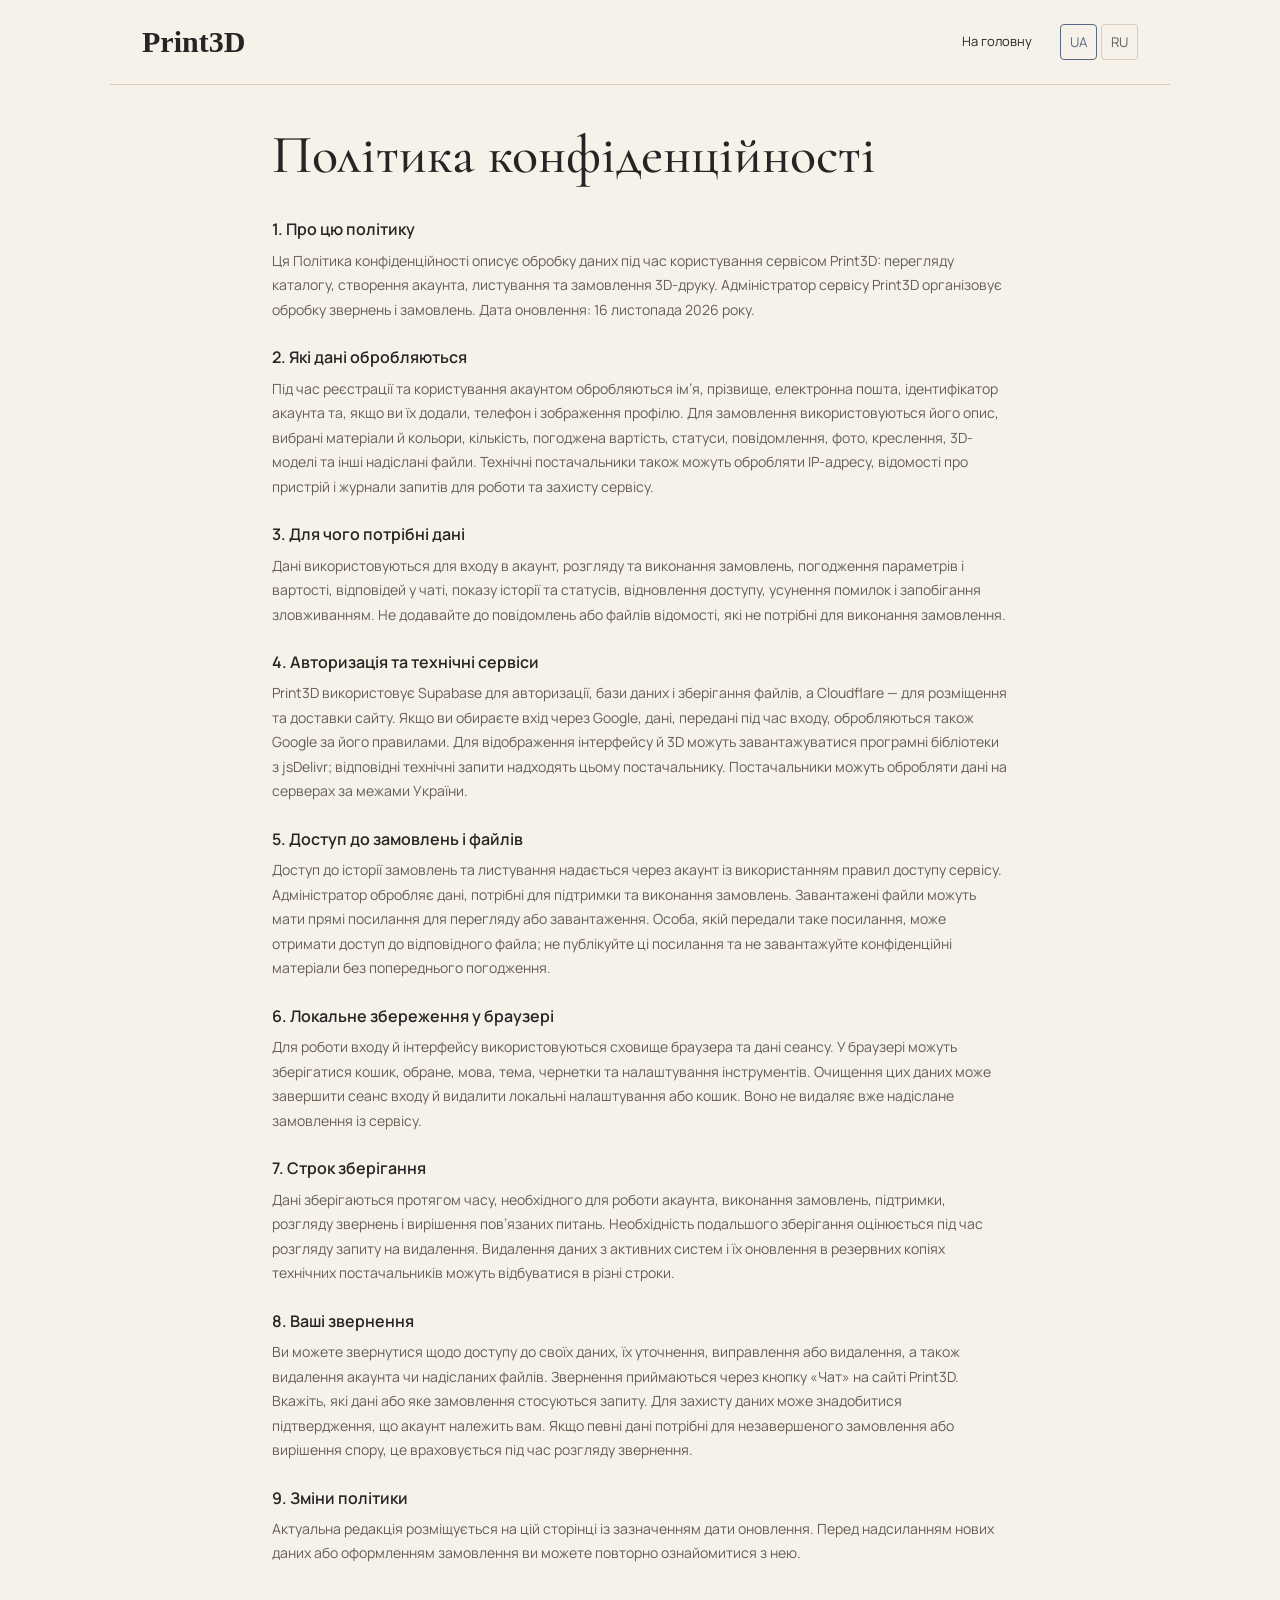
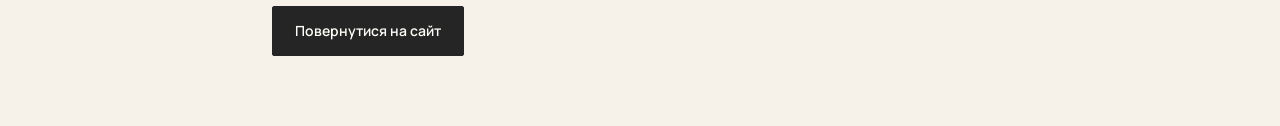
<file: privacy.html>
<!DOCTYPE html>
<html lang="uk"><head><meta charset="utf-8"><meta name="viewport" content="width=device-width,initial-scale=1,viewport-fit=cover"><title>Політика конфіденційності — Print3D</title><meta name="description" content="Як Print3D обробляє дані акаунтів, замовлень, повідомлень і файлів."><script src="premium-theme.js?v=20261116-refined3"></script><link rel="stylesheet" href="premium.css?v=20261116-refined3"><link rel="stylesheet" href="refined.css?v=20261116-refined3"></head><body class="privacy-page"><header class="privacy-header"><a href="./" class="privacy-brand">Print3D</a><a href="./" id="privacy-back">На головну</a><div><button type="button" data-policy-lang="uk">UA</button><button type="button" data-policy-lang="ru">RU</button></div></header><main class="privacy-document"><h1 id="privacy-title">Політика конфіденційності</h1><div id="privacy-body"></div><a class="btn" href="./" id="privacy-return">Повернутися на сайт</a></main><script src="privacy-content.js?v=20261116-refined3"></script><script src="privacy-page.js?v=20261116-refined3"></script></body></html>
</file>
<file: premium.css>
/* Print3D — warm gallery. Existing editor and commerce behavior is retained. */
@import url('assets/premium-fonts.css');
:root,html[data-theme="light"] body,body.app-on,body.bg-ready:not(.app-on){
 --bg:#f6f2ea;--bg2:#ede5d9;--text:#252525;--muted:#655e55;--card:#faf7f1;--line:#d9cbbb;--field:#fffdf8;--accent:#586c83;--panel:#f1ebe2;--button:#252525;--button-text:#fffdf8;--f:'Manrope',Arial,sans-serif;--display:'Cormorant Garamond',Georgia,serif;--sp:cubic-bezier(.22,1,.36,1);color-scheme:light;
}
html[data-theme="dark"] body,html[data-theme="dark"] body.app-on,html[data-theme="dark"] body.bg-ready{
 --bg:#201f1c;--bg2:#302d28;--text:#f6f2ea;--muted:#c3b9aa;--card:#292722;--line:#50483e;--field:#302d28;--accent:#9bafc2;--panel:#302d28;--button:#f6f2ea;--button-text:#252525;color-scheme:dark;
}
html{scroll-behavior:smooth;background:var(--bg)}
body,body.app-on,body.bg-ready{font-family:var(--f);background:var(--bg);color:var(--text);line-height:1.5}
body.app-on{padding:0;display:block}body.app-on .wrap{width:100%;max-width:1440px!important;padding:0 64px}
body.app-on.checkout-auth>.wrap:first-of-type{background:var(--bg);padding:28px 20px!important}
#bubbles,.blob{display:none!important}
button,input,select,textarea{font-family:var(--f)}button{touch-action:manipulation}
button:focus-visible,a:focus-visible{outline:2px solid var(--accent);outline-offset:5px}
button{ -webkit-tap-highlight-color:transparent }
#app{padding-bottom:32px}
#app .hdr{position:sticky;top:0;display:flex;flex-wrap:wrap;gap:0;min-height:80px;margin:0;padding:12px 0;border:0;border-bottom:1px solid var(--line);border-radius:0;background:var(--bg);backdrop-filter:none;box-shadow:none;z-index:20}
#app .hdr .logo{display:flex;gap:10px;align-items:center;flex:none;background:none;border:0;padding:0 52px 0 0;margin-right:38px;border-right:1px solid var(--line);border-radius:0;color:var(--text);font-family:Georgia,serif;font-size:36px;font-weight:700;letter-spacing:-1px;line-height:1.1;min-height:44px}
#app .hdr .logo svg{width:40px;height:40px;color:var(--accent);stroke-width:1.6}
#app .hdr nav{flex:1;display:flex;align-items:center;gap:28px;flex-wrap:wrap}
#app .nl{font:600 16px/1.4 var(--f);color:var(--text);padding:10px 0;border-radius:0;white-space:nowrap}
#app .nl.on{color:var(--text)}#app .nl:hover{color:var(--accent);transform:none}
#app .ico{gap:12px;flex:none;margin-left:20px}
#app .ib{width:40px;height:44px;background:none;border:0;border-radius:0;color:var(--text)}
#app .ib svg{width:25px;height:25px;stroke-width:1.6}#app .ib i{background:var(--accent);color:var(--bg);font-size:10px;top:0;right:0}
#app .ib:hover{color:var(--accent);transform:translateY(-1px)}#app .ib.on{color:var(--accent)}
.theme-toggle img{width:25px;height:25px}html[data-theme="dark"] .theme-toggle img{filter:invert(1)}
#app .lang{border:0;border-radius:0;background:none;padding:0;border-left:1px solid var(--line);margin-left:4px;padding-left:12px}
#app .lang button{font-size:10px;padding:5px 4px;border-radius:0;min-height:32px;color:var(--muted)}
#app .lang button.on{background:none;color:var(--accent);text-decoration:underline;text-underline-offset:5px}
#app .premium-hero{position:relative;min-height:470px;aspect-ratio:3.06;margin:0 -64px;border-bottom:1px solid var(--line);overflow:hidden;background:#f2e7d7;color:#252525}
.hero-photo{position:absolute;inset:0;width:100%;height:100%;object-fit:cover;object-position:center;display:block;transform:scale(1.72);transform-origin:76% 66%}
.hero-copy{position:relative;z-index:1;padding:40px 64px;max-width:58%;display:flex;flex-direction:column;align-items:flex-start;min-height:100%}
#app .hero-copy h1{font-family:Georgia,serif;font-size:clamp(60px,6.5vw,96px);line-height:1.02;font-weight:400;letter-spacing:-3.5px;margin:5px 0 20px}
.hero-copy h1 span{color:#586c83}.hero-copy p{font-size:20px;line-height:1.5;max-width:550px;margin:0 0 28px;color:#252525}
body .btn,#app .btn{font:600 14px/1.4 var(--f);background:var(--button);color:var(--button-text);border:1px solid var(--button);border-radius:2px;box-shadow:none;backdrop-filter:none;padding:14px 22px;min-height:48px;display:inline-flex;align-items:center;justify-content:center;gap:18px;transition:background .2s,transform .2s;min-width:0}
body .btn::before{display:none}body .btn.ghost,#app .btn.ghost{background:transparent;color:var(--text);border-color:var(--line);box-shadow:none}
body .btn:hover,#app .btn:hover{transform:translateY(-1px);box-shadow:none}body .btn:disabled{opacity:.5;transform:none}
#app .hero-cta{font-size:18px;padding:18px 26px;min-width:360px;justify-content:space-between;background:#252525;color:#f6f2ea;border-color:#252525}
.arrow-icon{width:27px;height:27px;object-fit:contain;filter:invert(32%) sepia(47%) saturate(1319%) hue-rotate(332deg) brightness(94%) contrast(89%);flex:none}
#app .section-heading{display:flex;gap:28px;align-items:center;margin:0 0 26px}
#app .section-heading h2,#app .how-section h2{font:500 48px/1.1 var(--display);letter-spacing:-1px;margin:0}
.section-heading>span{border-left:1px solid var(--line);padding-left:28px;font-size:15px}
#app .example-section{padding-top:30px;scroll-margin-top:100px}
.example-grid{display:grid;grid-template-columns:repeat(3,minmax(0,1fr));gap:28px}
#app .example-card{background:none;color:var(--text);padding:0;border:0;text-align:left;display:flex;flex-direction:column;min-width:0;cursor:pointer}
.example-card>img{width:100%;height:auto;aspect-ratio:1.5;object-fit:cover;object-position:center 56%;border-radius:2px;display:block;transition:filter .2s}
.example-card:hover>img{filter:brightness(1.04)}
.example-title{font:500 34px/1.2 var(--display);display:flex;align-items:center;justify-content:space-between;gap:8px;margin-top:8px;width:100%}
.example-description{font-size:14px;line-height:1.55;margin-top:2px;max-width:310px}
.example-note{color:var(--muted);font-size:12px;margin:22px 0 0}
#app .actual-catalog{padding:44px 0;margin-top:30px;border-top:1px solid var(--line)}
#app .actual-catalog h2{font-size:38px}
#app .grid{grid-template-columns:repeat(3,minmax(0,1fr));gap:28px}
#app .pcard.glass{padding:0;gap:8px;background:none;border:0;border-radius:0;box-shadow:none;backdrop-filter:none}
#app .pcard:hover{transform:translateY(-3px);box-shadow:none;border:0}
#app .pcard .pimg{aspect-ratio:1.2;border-radius:2px;background:var(--panel)}
#app .pcard .pimg img{object-fit:contain}
#app .pcard>b{font:500 27px/1.2 var(--display);white-space:normal;overflow:visible;text-overflow:clip}
#app .pcard .rw{margin:0}.pr{font-size:18px;font-weight:600;color:var(--accent)}
#app .cb{box-shadow:none;background:var(--button);color:var(--button-text);border-radius:2px;width:42px;height:42px}
#app .hb{top:12px;right:12px;width:40px;height:40px;border-radius:50%;background:var(--bg);color:var(--text)}#app .hb.on{color:var(--accent)}
#app .pills{gap:6px;margin-bottom:12px;padding-bottom:12px}
#app .chip{font:500 13px/1.4 var(--f);border-radius:4px;border-color:var(--line);background:var(--field);color:var(--text);padding:10px 14px;box-shadow:none}
#app .chip.on{background:var(--button);color:var(--button-text);border-color:var(--button)}#app .chip:hover{transform:none;border-color:var(--accent)}
#app .how-section{padding:34px 0;border-top:1px solid var(--line)}
#app .steps{grid-template-columns:repeat(4,minmax(0,1fr));gap:28px;margin:22px 0}
#app .step{display:block;border:0;padding:0;background:none;box-shadow:none;border-radius:0}
#app .step>span{background:none;color:var(--accent);font:500 24px var(--display);width:auto;height:auto;display:block}
#app .step p{font-size:14px;margin:8px 0 0;max-width:230px}
.store-footer{display:flex;gap:24px;align-items:center;flex-wrap:wrap;border-top:1px solid var(--line);padding:28px 0 0;color:var(--muted);font-size:12px}
.store-footer>span{font:600 28px var(--display);color:var(--text)}.store-footer>p{flex:1}.store-footer .link{color:var(--muted);font:500 12px var(--f)}
body:has(#app[data-page="home"]) #help{display:none!important}
#view:has(>.tabs),#view:has(>.card2),#view:has(>.mut),#view:has(>.chat),#view:has(>.org-panel),#view:has(>.g-modes),#view:has(>h2){padding-top:28px}
body .glass,body .card,body .card2{background:var(--card);border:1px solid var(--line);border-radius:8px;box-shadow:none;backdrop-filter:none}
#app .glass:not(.pcard):not(.hdr),#app .card2{background:var(--card);box-shadow:none;border-color:var(--line);backdrop-filter:none}
body input[type=text],body input[type=email],body input[type=password],#app input[type=text],#app input[type=number],#app textarea,#app select,.flexi-studio textarea{border:1px solid var(--line);border-radius:4px;background:var(--field);color:var(--text);font-family:var(--f);box-shadow:none}
#app input:focus,#app textarea:focus,#app select:focus,body input:focus{border-color:var(--accent);box-shadow:0 0 0 3px color-mix(in srgb,var(--accent) 15%,transparent)}
#app select option{background:var(--field);color:var(--text)}#app .lb,#app label.f>span,body label.f>span{font-size:13px;color:var(--muted)}
#modal{background:color-mix(in srgb,var(--text) 25%,transparent);backdrop-filter:blur(4px)}
body #modal .sheet{background:var(--card);color:var(--text);border:1px solid var(--line);border-radius:8px;padding:28px;box-shadow:0 20px 70px #0002}
body .sheet .media{background:var(--panel);border-radius:4px}body .sheet .x{background:var(--card);color:var(--text)}
body dialog{background:var(--bg);color:var(--text);border-radius:8px;border-color:var(--line)}
body .lang{background:var(--card);border-color:var(--line)}body .lang button.on{background:var(--accent);color:var(--bg)}
body #help{background:var(--card);border-radius:8px;box-shadow:none;border-color:var(--line)}body #help .hi{background:var(--button);color:var(--button-text);border-radius:4px}
#app .m{background:var(--panel);color:var(--text);border-radius:8px}#app .m.me{background:var(--button);color:var(--button-text)}
body #chat-replies,body .cart-undo{background:var(--card);color:var(--text);border-color:var(--line);border-radius:8px;box-shadow:0 8px 30px #0002}
body .cart-undo button{color:var(--accent)}body .chat-file{border-color:var(--line);background:var(--field)}
body .pr2:hover,body .pr2.on{background:var(--panel)}body .av,body .av2{background:var(--field);border-color:var(--line)}
#app .studio-right{background:var(--card)}#app .studio-slider{background:var(--field);border-color:var(--line);border-radius:6px}
#app .studio-slider input[type=range]{accent-color:var(--accent)}
#app .studio-slider input[type=range]::-webkit-slider-runnable-track{background:var(--line);box-shadow:none}
#app .studio-slider input[type=range]::-webkit-slider-thumb{background:var(--accent);border:3px solid var(--field);box-shadow:0 0 0 1px var(--accent)}
#app .studio-slider input[type=range]::-moz-range-track{background:var(--line)}#app .studio-slider input[type=range]::-moz-range-progress{background:var(--accent)}#app .studio-slider input[type=range]::-moz-range-thumb{background:var(--accent);border-color:var(--field);box-shadow:none}
#app .slider-track output{background:var(--button);color:var(--button-text)}
#app .org-preview{background:var(--panel);border-color:var(--line);border-radius:6px}
#app .stat,#app .calc-totals>div,#app .fp{border-radius:6px;background:var(--field);border-color:var(--line)}
#app .fp{min-height:52px}body .chk .box{border-radius:4px;border-color:var(--line)}body .chk input:checked+.box{background:var(--accent);border-color:var(--accent)}body .chk .box svg{color:var(--bg)}
#app .pill{border-color:var(--line);border-radius:4px;color:var(--accent)}
@media(min-width:1450px){#app .hero-copy h1{font-size:96px}}
@media(max-width:1190px){#app .hdr .logo{font-size:33px;padding-right:22px;margin-right:20px}#app .hdr nav{gap:14px}#app .nl{font-size:12px}#app .ico{gap:5px;margin-left:12px}#app .ib{width:34px}#app .hero-copy h1{font-size:85px}.hero-copy{max-width:57%}.hero-copy p{font-size:16px}}
@media(max-width:1000px){body.app-on .wrap{padding:0 28px}#app .hdr nav{order:3;flex-basis:100%;padding-top:10px;margin-top:10px;border-top:1px solid var(--line);gap:24px}#app .hdr .logo{border:0;padding-right:0;margin-right:auto}#app .ico{margin-left:auto}#app .lang button{font-size:11px}#app .hdr{padding:12px 0}#app .nl{font-size:13px}#app .premium-hero{margin:0 -28px;min-height:440px}.hero-copy{padding:34px 28px;max-width:60%}#app .hero-copy h1{font-size:76px;letter-spacing:-2px}.hero-copy p{font-size:15px;max-width:380px}.example-grid,#app .grid{gap:20px}.example-title{font-size:30px}.example-description{font-size:13px}}
@media(max-width:640px){body.app-on .wrap{padding:0 20px}#app .hdr{min-height:108px}#app .hdr .logo{font-size:29px;gap:7px}#app .hdr .logo svg{width:27px;height:27px}#app .ico{gap:1px;margin-left:8px}#app .ib{width:32px;height:40px}#app .ib svg,.theme-toggle img{width:23px;height:23px}#app .lang{margin-left:5px;padding-left:6px;gap:0;display:flex;flex-direction:column}#app .lang button{font-size:9px;min-height:18px;line-height:1;padding:3px}#app .hdr nav{justify-content:space-between;gap:8px;margin-top:6px;padding-top:6px}#app .nl{font-size:12px;padding:8px 0;min-height:40px;white-space:normal;text-align:left}#app .premium-hero{margin:0 -20px;min-height:650px;aspect-ratio:auto;display:flex;flex-direction:column;background:#f2e7d7}#app .hero-copy{padding:30px 20px 0;max-width:none;min-height:0}#app .hero-copy h1{font-size:64px;line-height:.98;margin:0 0 16px;letter-spacing:-2px}.hero-copy p{font-size:14px;line-height:1.5;margin-bottom:20px;max-width:330px}#app .hero-cta{min-width:0;max-width:100%;font-size:13px;padding:13px 18px;min-height:48px;gap:16px}.hero-photo{position:relative;inset:auto;order:2;height:300px;object-fit:cover;object-position:83% center;transform:scale(1.3);transform-origin:60% 60%;margin-top:10px;clip-path:inset(0)}.hero-copy{order:1}#app .section-heading{gap:18px;margin-bottom:18px}#app .section-heading h2{font-size:37px}.section-heading>span{padding-left:18px;font-size:12px}#app .example-section{padding-top:24px;scroll-margin-top:130px}.example-grid,#app .grid{grid-template-columns:repeat(2,minmax(0,1fr));gap:22px 16px}.example-card>img{aspect-ratio:1}.example-title{font-size:27px;line-height:1.15;margin-top:7px}.example-title .arrow-icon{width:21px;height:21px}.example-description{font-size:12px;line-height:1.45}.example-note{font-size:11px;margin-top:18px}#app .actual-catalog{padding:28px 0;margin-top:24px}#app .actual-catalog h2{font-size:34px}#app .pcard>b{font-size:23px}#app .pcard .pimg{aspect-ratio:1}#app .pcard .mut{font-size:11px}#app .hb{top:6px;right:6px;width:33px;height:33px}#app .cb{width:36px;height:36px}.pr{font-size:15px}#app .how-section h2{font-size:37px}#app .steps{grid-template-columns:repeat(2,minmax(0,1fr));gap:20px}#app .step p{font-size:12px}.store-footer{gap:12px}.store-footer>p{flex-basis:55%;font-size:11px}.store-footer .link{font-size:11px}#modal{padding:12px}body #modal .sheet{padding:18px}.store-footer{padding-bottom:24px}#app .chat{height:calc(100svh - 200px)}#app .studio-right{background:var(--card)}
}
@media(prefers-reduced-motion:reduce){html{scroll-behavior:auto}*,*::before,*::after{animation:none!important;transition:none!important;scroll-behavior:auto!important}}
</file>
<file: refined.css>
/* Slate accents, consistent full-page themes, conversations and studio viewers. */
html,html[data-theme="light"]{--bg:#f6f2ea;--accent:#586c83;min-width:0;width:100%;background:#f6f2ea}
html[data-theme="dark"]{--bg:#201f1c;--accent:#9bafc2;background:#201f1c;color-scheme:dark}
html,body{margin:0;min-height:100%;max-width:100%;box-sizing:border-box}
*,*::before,*::after{box-sizing:border-box}
body,body.app-on,body.bg-ready{width:100%;min-width:0;--accent:#586c83;--stage:#eff0ef;overflow-x:clip}
html[data-theme="dark"] body,html[data-theme="dark"] body.app-on,html[data-theme="dark"] body.bg-ready{--accent:#9bafc2;--stage:#242a30;background:var(--bg)}
body.app-on>.wrap{width:100%!important;min-width:0;box-sizing:border-box}
#app,#view{width:100%;min-width:0;max-width:100%}
#app .premium-hero{aspect-ratio:auto}
#app .hero-copy h1 span{color:#586c83}
#app .arrow-icon{filter:invert(39%) sepia(16%) saturate(665%) hue-rotate(173deg) brightness(94%) contrast(88%)}
html[data-theme="dark"] #app .arrow-icon{filter:invert(77%) sepia(9%) saturate(579%) hue-rotate(169deg) brightness(91%) contrast(90%)}
#app .actual-catalog{margin-top:0;border-top:0;padding-top:34px;scroll-margin-top:calc(var(--app-header-height,110px) + 18px)}
#app .hdr{width:100%;min-width:0}#app .hdr nav{min-width:0}
#app .grid>*{min-width:0}#app .grid .pcard>b{overflow-wrap:anywhere}
#app .studio-slider input[type=range]::-webkit-slider-thumb{background:var(--accent)}
#app .studio-slider input[type=range]:active::-webkit-slider-thumb{background:var(--accent);box-shadow:0 0 0 6px color-mix(in srgb,var(--accent) 16%,transparent)}
#app .slider-track output{background:var(--button);color:var(--button-text)}
#app .hb.on,#app .ib.on{color:var(--accent)}
#app .chat-screen{height:calc(100svh - var(--app-header-height,110px));min-height:420px;display:flex;flex-direction:column;padding:24px 0 20px;gap:18px}
#app .chat-page-heading{display:flex;align-items:baseline;gap:22px;flex:none}
#app .chat-page-heading h2{font:500 40px/1.1 var(--display);margin:0}
#app .chat-page-heading>p{font-size:13px;color:var(--muted);margin:0}
#app .cw{flex:1;min-height:0;grid-template-columns:minmax(230px,300px) minmax(0,1fr);gap:20px;align-items:stretch}
#app .cth{min-width:0;min-height:0;display:flex;flex-direction:column}
#app .clist{height:100%;max-height:none;min-height:0;overflow-y:auto;margin:0;padding:10px;background:var(--card);border-radius:16px}
#app .pr2{width:100%;min-width:0;border:1px solid transparent;border-radius:10px;background:transparent;color:var(--text);text-align:left;font:inherit;padding:12px 10px;cursor:pointer}
#app .pr2:hover{background:var(--panel);transform:none}#app .pr2.on{border-color:var(--line);background:var(--panel)}
#app .pr2 .pn b{font-size:14px;font-weight:600}#app .pr2 .pn small{font-size:12px;margin-top:4px}
#app .pr2 .dot{background:var(--accent);width:7px;height:7px;box-shadow:none}
#app .av2{width:40px;height:40px;border:0;font-size:15px;font-weight:600;background:var(--panel)}
#app .chat{display:flex;flex:1;flex-direction:column;width:100%;max-width:none;max-height:none;height:auto;min-height:0;padding:0;margin:0;border-radius:16px;overflow:hidden;background:var(--card)}
#app .client-chat{max-width:1100px;margin:0 auto}
#app .chat-topbar{display:flex;align-items:center;gap:12px;padding:16px 20px;border-bottom:1px solid var(--line);flex:none;background:var(--card)}
#app .chat-avatar{display:grid;place-items:center;flex:none;width:42px;height:42px;border-radius:50%;background:var(--panel);color:var(--accent);font:600 18px var(--f);overflow:hidden}
#app .chat-avatar img{width:100%;height:100%;object-fit:cover}
#app .chat-title{min-width:0}.chat-title>b{display:block;font-size:15px;overflow:hidden;text-overflow:ellipsis;white-space:nowrap}.chat-title>span{display:block;color:var(--muted);font-size:12px;margin-top:3px}
#app .chat-back{display:none;min-width:38px;min-height:42px;border:0;background:transparent;color:var(--text);font-size:22px;padding:4px;cursor:pointer}
#app .chat-order-link{display:flex;align-items:center;gap:12px;justify-content:space-between;flex:none;width:100%;padding:11px 20px;border:0;border-bottom:1px solid var(--line);background:var(--panel);color:var(--text);font:500 12px var(--f);text-align:left;cursor:pointer}
.chat-order-link>span:first-child{overflow:hidden;white-space:nowrap;text-overflow:ellipsis}.chat-order-link .badge{flex:none;font-size:10px;border-radius:4px;padding:3px 7px}
#app #msgs{flex:1;min-height:0;overflow-y:auto;overscroll-behavior:contain;padding:20px;gap:12px;scrollbar-width:thin}
#app .m{max-width:min(82%,570px);padding:12px 15px;background:var(--panel);color:var(--text);border-radius:13px 13px 13px 4px;font-size:14px;line-height:1.5;white-space:normal;overflow-wrap:anywhere;box-shadow:none;flex:none}
#app .m.me{background:var(--button);color:var(--button-text);border-radius:13px 13px 4px 13px}
#app .message-body{white-space:pre-wrap}#app .m time{display:block;text-align:right;font-size:10px;opacity:.6;margin-top:5px;font-variant-numeric:tabular-nums}
#app .m img{max-width:100%;max-height:320px;width:auto;height:auto;object-fit:contain;border-radius:8px;cursor:zoom-in}
#app .m .chat-file{margin:0 0 7px;border-radius:8px;border-color:color-mix(in srgb,currentColor 20%,transparent);background:transparent;padding:8px;text-decoration:none}
#app .m .chat-file span{font-size:12px;margin-top:5px;text-decoration:underline}#app .m .chat-file small{font-size:10px}
#app .message-day{align-self:center;color:var(--muted);font-size:11px;margin:8px 0;flex:none}
#app .system-message,#app .system-message.me{align-self:center;max-width:90%;background:transparent;color:var(--muted);border:1px solid var(--line);border-radius:10px;font-size:12px}
#app .message-kind{display:block;color:var(--accent);font-weight:600;font-size:10px;letter-spacing:.04em;margin-bottom:6px}
#app .messages-empty,#app .chat-empty{display:flex;flex:1;flex-direction:column;align-items:center;justify-content:center;padding:30px;text-align:center;color:var(--muted)}
#app .messages-empty b,#app .chat-empty b{font:500 28px/1.2 var(--display);color:var(--text)}#app .messages-empty p,#app .chat-empty p{font-size:13px;max-width:320px}
#app .chat-empty{border:1px solid var(--line);border-radius:16px;background:var(--card)}
#app .chat-composer{flex:none;padding:12px 16px;border-top:1px solid var(--line);background:var(--card)}
#app .chat .cin{flex-wrap:nowrap;gap:6px;margin:0;align-items:center}
#app .chat .cin .ib{width:36px;min-width:36px;height:44px;border-radius:8px;background:var(--field);border:1px solid var(--line)}
#app .chat .cin input[type=text]{flex:1;min-width:0;font-size:14px;border-radius:9px;height:46px;padding:12px}
#app .chat .cin .btn{font-size:12px;padding:12px 14px;border-radius:8px;min-width:0;min-height:46px}
#app .chat .chat-quick:not([hidden]){margin-top:10px}#app #chat-quick[hidden]{display:none}
#app #chat-replies{bottom:40px;background:var(--card);border-radius:12px;box-shadow:0 12px 36px #0002}
#app #chat-replies button{line-height:1.45;font-size:13px;padding:12px}#app #chat-replies button:hover{background:var(--panel)}
#app .chat-attachments:empty,#app #chat-file-error:empty{display:none}#app .chat-attachments:not(:empty){margin-bottom:10px}
body:has(#app[data-page="chat"]) #help{display:none!important}
body #modal .product-sheet{max-width:1080px;grid-template-columns:minmax(0,1.1fr) minmax(0,1fr);gap:30px;padding:30px;border-radius:18px}
body #modal .product-sheet>div{min-width:0}.product-sheet h2{font:500 34px/1.15 var(--display)}
body #modal .product-viewer{background:var(--stage);border:1px solid var(--line);border-radius:12px;overflow:hidden;align-self:start}
body #modal .product-viewer .media{background:var(--stage);border-radius:0;min-height:280px;aspect-ratio:1}
body #modal .product-viewer .media img{object-fit:contain}body .model-stage canvas{display:block;max-width:100%}
body #modal .product-viewer .mt{position:static;display:flex;gap:5px;padding:10px 12px;border-top:1px solid var(--line);background:var(--card)}
body .model-tools{display:flex;flex-wrap:wrap;gap:5px;padding:0 10px 6px;background:var(--card)}body .model-tools[hidden]{display:none!important}
body .model-tools button{border:0;border-radius:5px;background:var(--panel);color:var(--text);font:500 11px var(--f);min-height:34px;padding:7px 9px;cursor:pointer}
body .model-dimensions{font-size:11px;line-height:1.5;color:var(--muted);background:var(--card);padding:0 12px 10px;margin:0}
body .model-dimensions:empty{display:none}body .model-color-note{font-size:11px;margin-top:9px;line-height:1.5}
body #modal .image-sheet{display:block;max-width:1000px;padding:38px 18px 18px}body .image-sheet>img{display:block;width:100%;max-height:80svh;object-fit:contain}
body #modal .order-sheet.has-process{max-width:1260px;grid-template-columns:minmax(0,1fr) minmax(240px,.43fr);gap:26px;padding:26px;border-radius:18px}
body #modal .order-sheet .gv{min-width:0}.process-heading{display:flex;align-items:center;justify-content:space-between;gap:16px;margin-bottom:14px}
.viewer-eyebrow{font:600 9px var(--f);color:var(--accent);letter-spacing:.12em}.process-heading h3{font:500 32px/1.1 var(--display);margin:5px 0 0}
.g-modes{gap:5px;display:flex;flex-wrap:wrap;margin-bottom:12px}.g3box{width:100%;height:clamp(280px,45svh,510px);min-height:280px;background:var(--stage);border:1px solid var(--line);border-radius:12px;overflow:hidden;cursor:grab}
.g3box canvas{display:block;width:100%;height:100%}.g-camera{display:flex;justify-content:center;gap:6px;flex-wrap:wrap;margin:10px 0 16px}
.process-metrics{display:grid;grid-template-columns:repeat(3,minmax(0,1fr));border:1px solid var(--line);border-radius:10px;background:var(--panel);overflow:hidden}
.process-metrics>div{padding:13px 15px;min-width:0}.process-metrics>div+div{border-left:1px solid var(--line)}
.process-metrics span{display:block;font:500 11px var(--f);color:var(--muted)}.process-metrics strong{display:block;font:600 21px/1.3 var(--f);font-variant-numeric:tabular-nums;color:var(--text);margin-top:5px;overflow-wrap:anywhere}
body .g-progress{margin-top:16px;height:5px;background:var(--line);border-radius:6px}body .g-progress i{background:var(--accent);box-shadow:none}
body .gc{gap:10px;margin-top:10px}body .gc .ib{border:1px solid var(--line);background:var(--field);border-radius:8px;min-width:42px;min-height:42px;color:var(--text)}
body .gc input[type=range]{width:100%;height:34px;accent-color:var(--accent)}html[data-theme="dark"] .gc img{filter:invert(1)}
body .gl{font-size:11px;line-height:1.5;color:var(--muted)}body .simulation-note{font-size:11px;line-height:1.6;color:var(--muted);border-top:1px solid var(--line);padding-top:10px;margin:12px 0 0}
.viewer-loading{display:grid;min-height:280px;place-items:center;color:var(--muted);font:14px var(--f)}
.gv:fullscreen,.product-viewer:fullscreen,.viewer-focus{background:var(--card);color:var(--text);padding:22px;overflow:auto}
.gv:fullscreen .g3box,.viewer-focus.gv .g3box{height:calc(100svh - 290px);min-height:260px}
.product-viewer:fullscreen .model-stage,.viewer-focus.product-viewer .model-stage{height:calc(100svh - 150px);aspect-ratio:auto!important;width:100%}
.viewer-focus{position:fixed!important;inset:12px!important;z-index:1600!important;width:auto!important;height:calc(100svh - 24px)!important;max-width:none!important;border-radius:10px!important}
body:has(.viewer-focus){overflow:hidden}
body #dlg{max-width:760px;width:calc(100% - 32px);padding:28px;border-radius:12px;max-height:88svh}
#polText h3,.privacy-document h3{font:600 16px/1.4 var(--f);margin:24px 0 8px;color:var(--text)}#polText p,.privacy-document p{font:400 14px/1.75 var(--f);color:var(--muted);margin:0 0 14px}
body.privacy-page{display:block;padding:0;font-family:var(--f);background:var(--bg);color:var(--text)}
.privacy-header{max-width:1060px;margin:auto;padding:24px 32px;display:flex;align-items:center;gap:28px;border-bottom:1px solid var(--line)}
.privacy-header>a{color:var(--text);text-decoration:none;font-size:13px}.privacy-header .privacy-brand{font:700 30px Georgia,serif;margin-right:auto}.privacy-header>div{display:flex;gap:4px}
.privacy-header button{min-height:36px;padding:6px 9px;background:none;border:1px solid var(--line);border-radius:4px;color:var(--muted);cursor:pointer}.privacy-header button[aria-pressed="true"]{color:var(--accent);border-color:var(--accent)}
.privacy-document{max-width:800px;margin:0 auto;padding:40px 32px 70px}.privacy-document h1{font:500 clamp(34px,5vw,54px)/1.1 var(--display);margin:0 0 34px}.privacy-document .btn{margin-top:26px;text-decoration:none}
@media(max-width:760px){
 #app .chat-screen{padding-top:18px;gap:12px;min-height:0;height:calc(100dvh - var(--app-header-height,120px))}#app .chat-page-heading{gap:12px;align-items:center}#app .chat-page-heading h2{font-size:32px}#app .chat-page-heading p{font-size:11px;max-width:230px}
 #app .cw{grid-template-columns:minmax(0,1fr);gap:0}#app .cw.has .clist{display:none}#app .cw:not(.has) .cth{display:none}#app .chat-back{display:block}#app .chat-topbar{padding:12px;gap:9px}#app .chat-topbar .chat-title b{font-size:14px}#app .chat-title>span{font-size:10px}#app .chat-avatar{width:34px;height:34px;font-size:15px}
 #app .chat-order-link{padding:9px 12px;font-size:11px}#app #msgs{padding:14px;gap:10px}#app .m{font-size:13px;max-width:90%;padding:10px 12px}#app .m img{max-height:260px}#app .chat-composer{padding:10px}#app .chat .cin .ib{min-width:30px;width:30px}#app .chat .cin input[type=text]{font-size:16px;padding:10px;min-width:40px}#app .chat .cin .btn{font-size:11px;padding:10px 9px}
 body #modal .product-sheet,body #modal .order-sheet.has-process{grid-template-columns:minmax(0,1fr);gap:20px;padding:20px;max-height:92svh}body #modal .product-viewer .media{min-height:220px}.product-sheet h2{font-size:30px}.process-heading h3{font-size:28px}.process-heading .chip{font-size:10px;padding:8px}.process-metrics>div{padding:10px}.process-metrics strong{font-size:17px}.process-metrics span{font-size:10px}.g3box{height:320px;min-height:260px}.g-modes .chip,.g-camera .chip{font-size:11px;padding:8px 10px}
 body #dlg{padding:22px;max-height:90dvh}.privacy-header{padding:18px 20px;gap:14px}.privacy-header .privacy-brand{font-size:26px}.privacy-header>a{font-size:11px}.privacy-document{padding:28px 20px 50px}
}
@media(max-width:380px){#app .hero-copy h1{font-size:clamp(49px,16vw,60px)}#app .hdr .logo{font-size:26px}#app .ico{margin-left:4px}#app .ib{width:29px}#app .hdr nav{gap:5px}#app .nl{font-size:11px}.process-metrics strong{font-size:15px}}
@media(prefers-reduced-motion:reduce){.m{animation:none!important}}
/* Shared action language and full-bleed navigation. */
#app .hdr{box-shadow:0 0 0 100vmax var(--bg);clip-path:inset(0 -100vmax);isolation:isolate}
#app .hdr{transition:transform .28s cubic-bezier(.22,1,.36,1)!important}
#app .hdr.scroll-hidden{transform:translate3d(0,calc(-100% - 1px),0);opacity:1;pointer-events:none}
#app .pcard:hover{transform:none}#app .pcard .pimg img{transform:none}
#app .card-actions{display:flex;gap:6px;margin-left:auto}
#app .card-actions .hb,#app .card-actions .cb{position:static;display:grid;place-items:center;width:40px;height:40px;min-width:40px;border:1px solid var(--line);border-radius:7px;background:transparent;color:var(--text);box-shadow:none;transform:none}
#app .card-actions .hb.on{background:var(--panel);color:var(--accent);border-color:var(--accent)}
#app .card-actions svg{width:21px;height:21px;stroke-width:1.6}
body #modal .sheet{gap:20px}
body #modal .modal-bar{grid-column:1/-1;display:flex;justify-content:flex-end;position:static;background:var(--card);padding:0 0 10px;border-bottom:1px solid var(--line);align-self:start}
body #modal .modal-close{position:static;display:block;min-height:40px;padding:8px 14px;border:1px solid var(--line);border-radius:7px;background:transparent;color:var(--text);font:500 13px var(--f);cursor:pointer}
body #modal .product-viewer .media[data-mode="photo"]{aspect-ratio:auto;min-height:0;height:auto}
body #modal .product-viewer .media[data-mode="photo"] img{display:block;position:static;width:100%;height:auto;max-height:none;object-fit:contain}
body #modal .chip{border-radius:7px;background:transparent;border:1px solid var(--line);padding:9px 12px;box-shadow:none;color:var(--text)}
body #modal .chip.on{background:var(--panel);color:var(--text);border-color:var(--accent)}
body #modal .product-sheet .stats{gap:12px;align-items:center;flex-wrap:wrap;margin:18px 0 24px}
body #modal .product-price{flex-basis:100%;font:500 26px var(--f);color:var(--text)}
body #modal .product-sheet .stat{border:0;background:none;padding:0;border-radius:0;color:var(--muted);font-size:12px}
body #modal .product-actions{align-items:stretch;gap:10px}
body #modal .product-actions .btn,body #modal .product-actions .ib{min-height:48px;border-radius:7px}
body #modal .product-actions .ib{width:48px;min-width:48px;border:1px solid var(--line);background:transparent;color:var(--text);box-shadow:none}
body #modal .product-actions .ib.on{color:var(--accent);background:var(--panel);border-color:var(--accent)}
body #modal .product-actions .btn{background:var(--accent);color:var(--bg);border:1px solid var(--accent)}
body #modal .image-sheet .modal-bar{margin-bottom:14px}
@media(max-width:640px){#app .pcard .rw{flex-wrap:wrap;gap:10px}#app .card-actions{gap:5px}#app .card-actions .hb,#app .card-actions .cb{width:36px;min-width:36px;height:36px}body #modal .product-sheet{border-radius:12px;gap:18px}.product-sheet h2{font-size:28px}body #modal .product-viewer{border-radius:8px}body #modal .product-sheet .mut{font-size:13px;line-height:1.6}}
body:has(#modal.show){overflow:hidden}

/* Commit the palette in one paint; preserve ordinary motion afterwards. */
html.theme-switching,html.theme-switching *,html.theme-switching *::before,html.theme-switching *::after{transition-duration:0s!important;transition-delay:0s!important}
</file>
